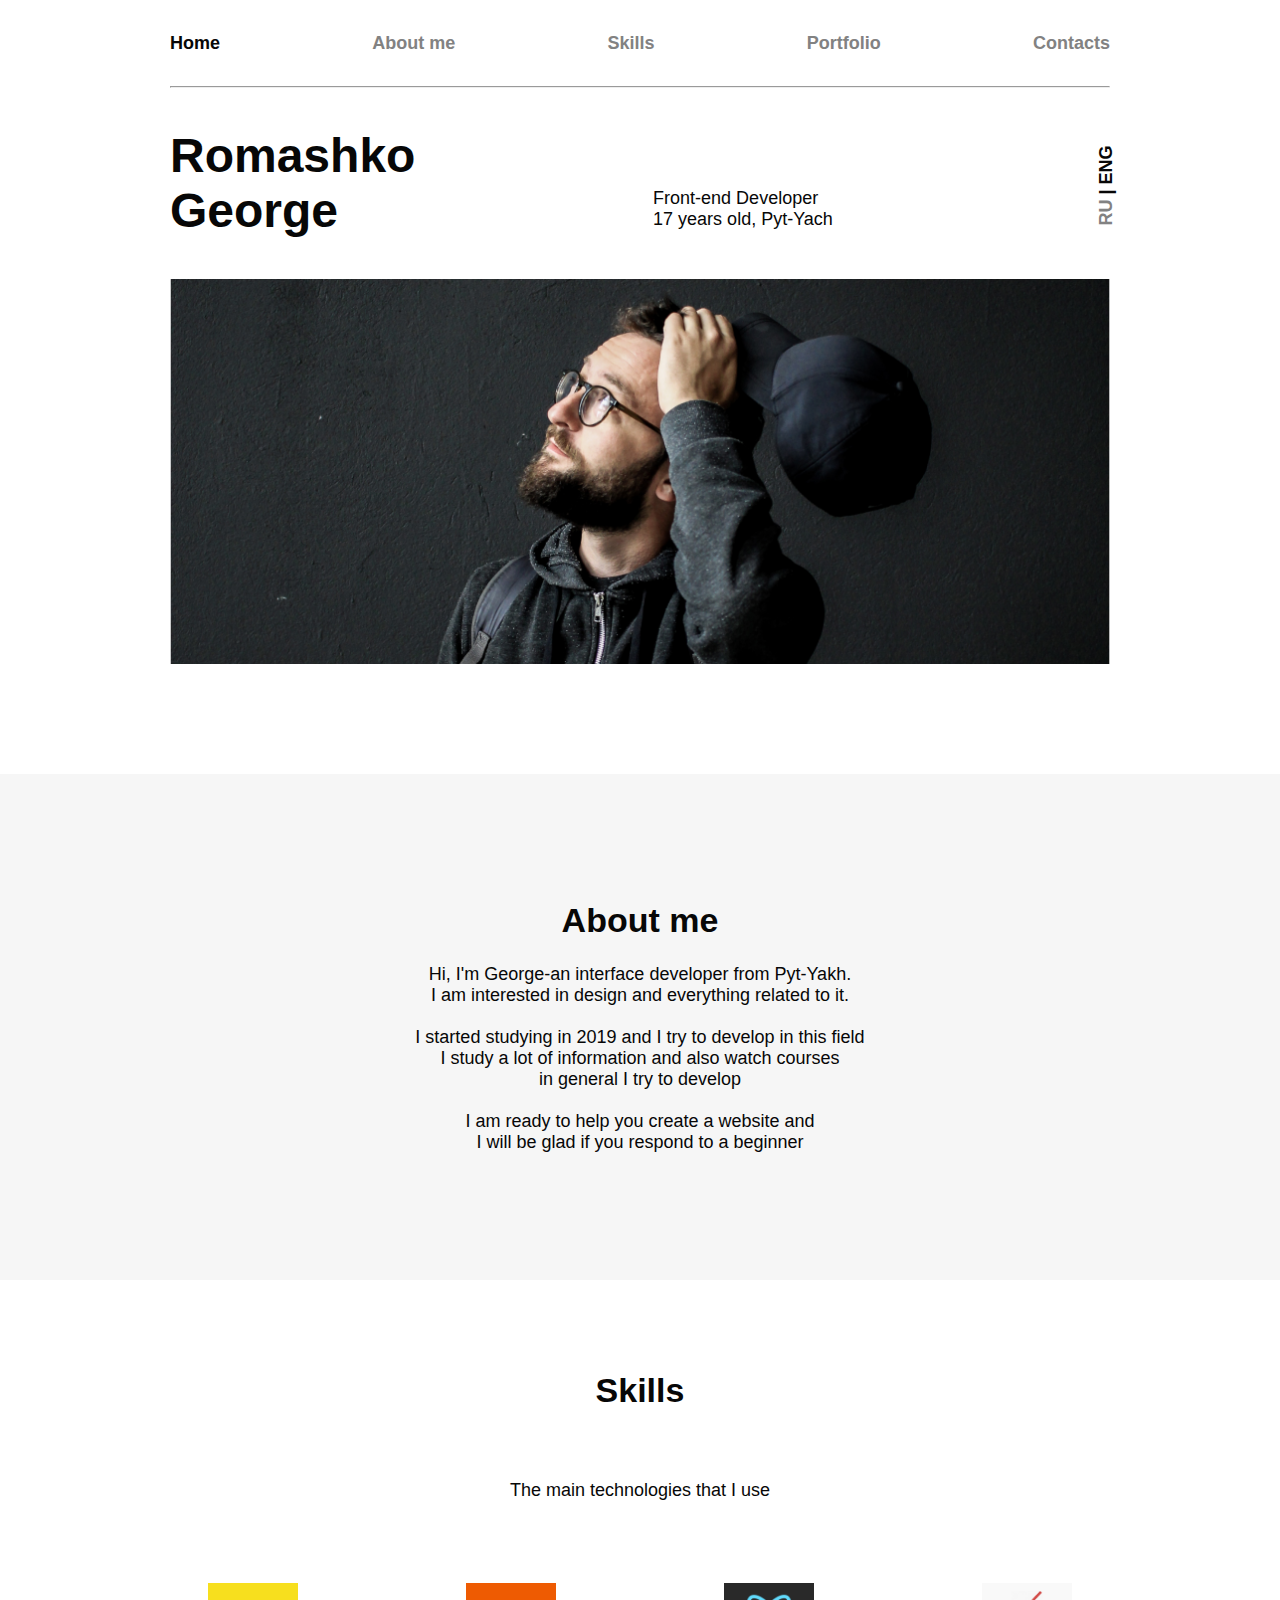
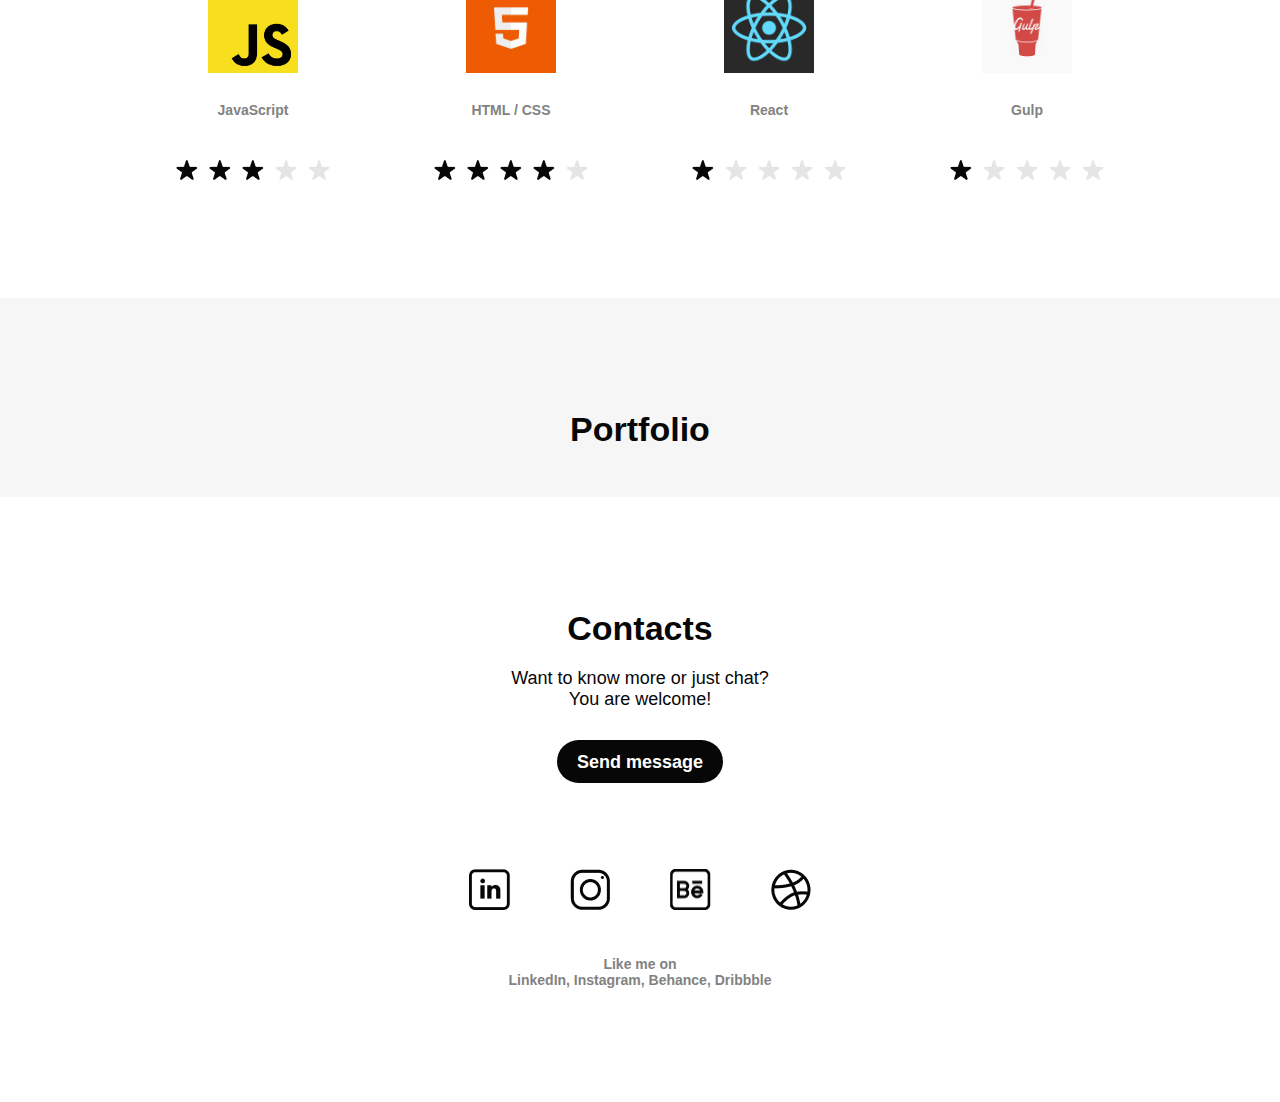
<file: index.html>
<!DOCTYPE html>
<html lang="en">
<head>
    <meta charset="UTF-8">
    <meta name="viewport" content="width=device-width; initial-scale=1.0">
    <title>Portfolio George Romashko | Front-end Developer</title>
    <link rel="stylesheet" href="style.css">
</head>
<body>
    <main class="page">
        <section class="main-section">
            <div class="burger-header"></div>
                <nav class="navbar">
                    <ul class="nav-list">
                        <li class="nav-list-item active-nav-item">Home</li>
                        <li class="nav-list-item">About me</li>
                        <li class="nav-list-item">Skills</li>
                        <li class="nav-list-item">Portfolio</li>
                        <li class="nav-list-item">Contacts</li>
                    </ul>
                </nav>
            <hr>
            <section class="main-info">
                <div class="main-text">
                    <h2 class="main-text-name">Romashko George</h2>
                    <p class="main-text-aboutme">Front-end Developer <br> 17 years old, Pyt-Yach</p>
                    <span class="main-ruanden"><a class="ru on" href="ruversion/index.html">RU</a> | <a class="eng" href="ruversion/index.html">ENG</a></span>
                </div>
                <img class="name-img" src="img/bg.png" alt="Личное фото">
            </section>
        </section>
    </main>
    <section class="aboutme-section">
        <h2 class="aboutme-title">About me</h2>
        <p class="aboutme-pharagraph">Hi, I'm George-an interface developer from Pyt-Yakh. <br>
            I am interested in design and everything related to it. <br> <br>

            I started studying in 2019 and I try to develop in this field <br>
            I study a lot of information and also watch courses <br> in general I try to develop <br> <br>

            I am ready to help you create a website and <br>
            I will be glad if you respond to a beginner</p>
    </section>
    <section class="skills-section">
        <section class="wrap">
            <h2 class="skills-title">Skills</h2>
            <p class="skills-downtitle">The main technologies that I use</p>
            <nav class="nav-skills">
                <ul class="list-skills">
                    <li class="list-skills-item">
                        <img class="skills-img" src="img/js.png" alt="PhotoShop">
                        <span class="skills-item-text">JavaScript</span>
                        <nav class="skills-star-list">
                            <img src="img/starb.png" alt="Звезда активная">
                            <img src="img/starb.png" alt="Звезда активная">
                            <img src="img/starb.png" alt="Звезда активная">
                            <img src="img/starw.png" alt="Звезда активная">
                            <img src="img/starw.png" alt="Звезда активная">
                        </nav>
                    </li>
                    <li class="list-skills-item">
                        <img class="skills-img" src="img/html.png" alt="PhotoShop">
                        <span class="skills-item-text">HTML / CSS</span>
                        <nav class="skills-star-list">
                            <img src="img/starb.png" alt="Звезда активная">
                            <img src="img/starb.png" alt="Звезда активная">
                            <img src="img/starb.png" alt="Звезда активная">
                            <img src="img/starb.png" alt="Звезда активная">
                            <img src="img/starw.png" alt="Звезда активная">
                        </nav>
                    </li>
                    <li class="list-skills-item">
                        <img class="skills-img" src="img/react.png" alt="PhotoShop">
                        <span class="skills-item-text">React</span>
                        <nav class="skills-star-list">
                            <img src="img/starb.png" alt="Звезда активная">
                            <img src="img/starw.png" alt="Звезда активная">
                            <img src="img/starw.png" alt="Звезда активная">
                            <img src="img/starw.png" alt="Звезда активная">
                            <img src="img/starw.png" alt="Звезда активная">
                        </nav>
                    </li>
                    <li class="list-skills-item">
                        <img class="skills-img" src="img/gulp.png" alt="PhotoShop">
                        <span class="skills-item-text">Gulp</span>
                        <nav class="skills-star-list">
                            <img src="img/starb.png" alt="Звезда активная">
                            <img src="img/starw.png" alt="Звезда активная">
                            <img src="img/starw.png" alt="Звезда активная">
                            <img src="img/starw.png" alt="Звезда активная">
                            <img src="img/starw.png" alt="Звезда активная">
                        </nav>
                    </li>
                </ul>
            </nav>
        </section>
    </section>
    <section class="portfolio-section">
        <section class="wrap">
            <h2 class="portfolio-title">Portfolio</h2>
<!--            <div class="portfolio-item">-->
<!--                <img class="portfolio-img" src="img/one.png" alt="Изображение">-->
<!--                <a class="portfolio-text" href="#">Online fashion store - Homepage</a>-->
<!--            </div>-->
<!--            <div class="portfolio-item">-->
<!--                <img class="portfolio-img" src="img/two.png" alt="Изображение">-->
<!--                <a class="portfolio-text" href="#">Braun Landing Page - Concept</a>-->
<!--            </div>-->
        </section>
    </section>
    <footer class="contact-section">
        <section class="wrap-contact">
            <h2 class="contact-title">Contacts</h2>
            <p class="contact-downtitle">Want to know more or just chat? <br> You are welcome!</p>
            <button class="contacts-btn">Send message</button>
            <nav class="footer-list">
                <img class="footer-list-item" src="img/in.png" alt="Изображение соц">
                <img class="footer-list-item" src="img/inst.png" alt="Изображение соц">
                <img class="footer-list-item" src="img/be.png" alt="Изображение соц">
                <img class="footer-list-item" src="img/dr.png" alt="Изображение соц">
            </nav>
            <p class="footer-downtext">Like me on <br> LinkedIn, Instagram, Behance, Dribbble</p>
        </section>
    </footer>
    <script src="script.js"></script>
</body>
</html>
</file>
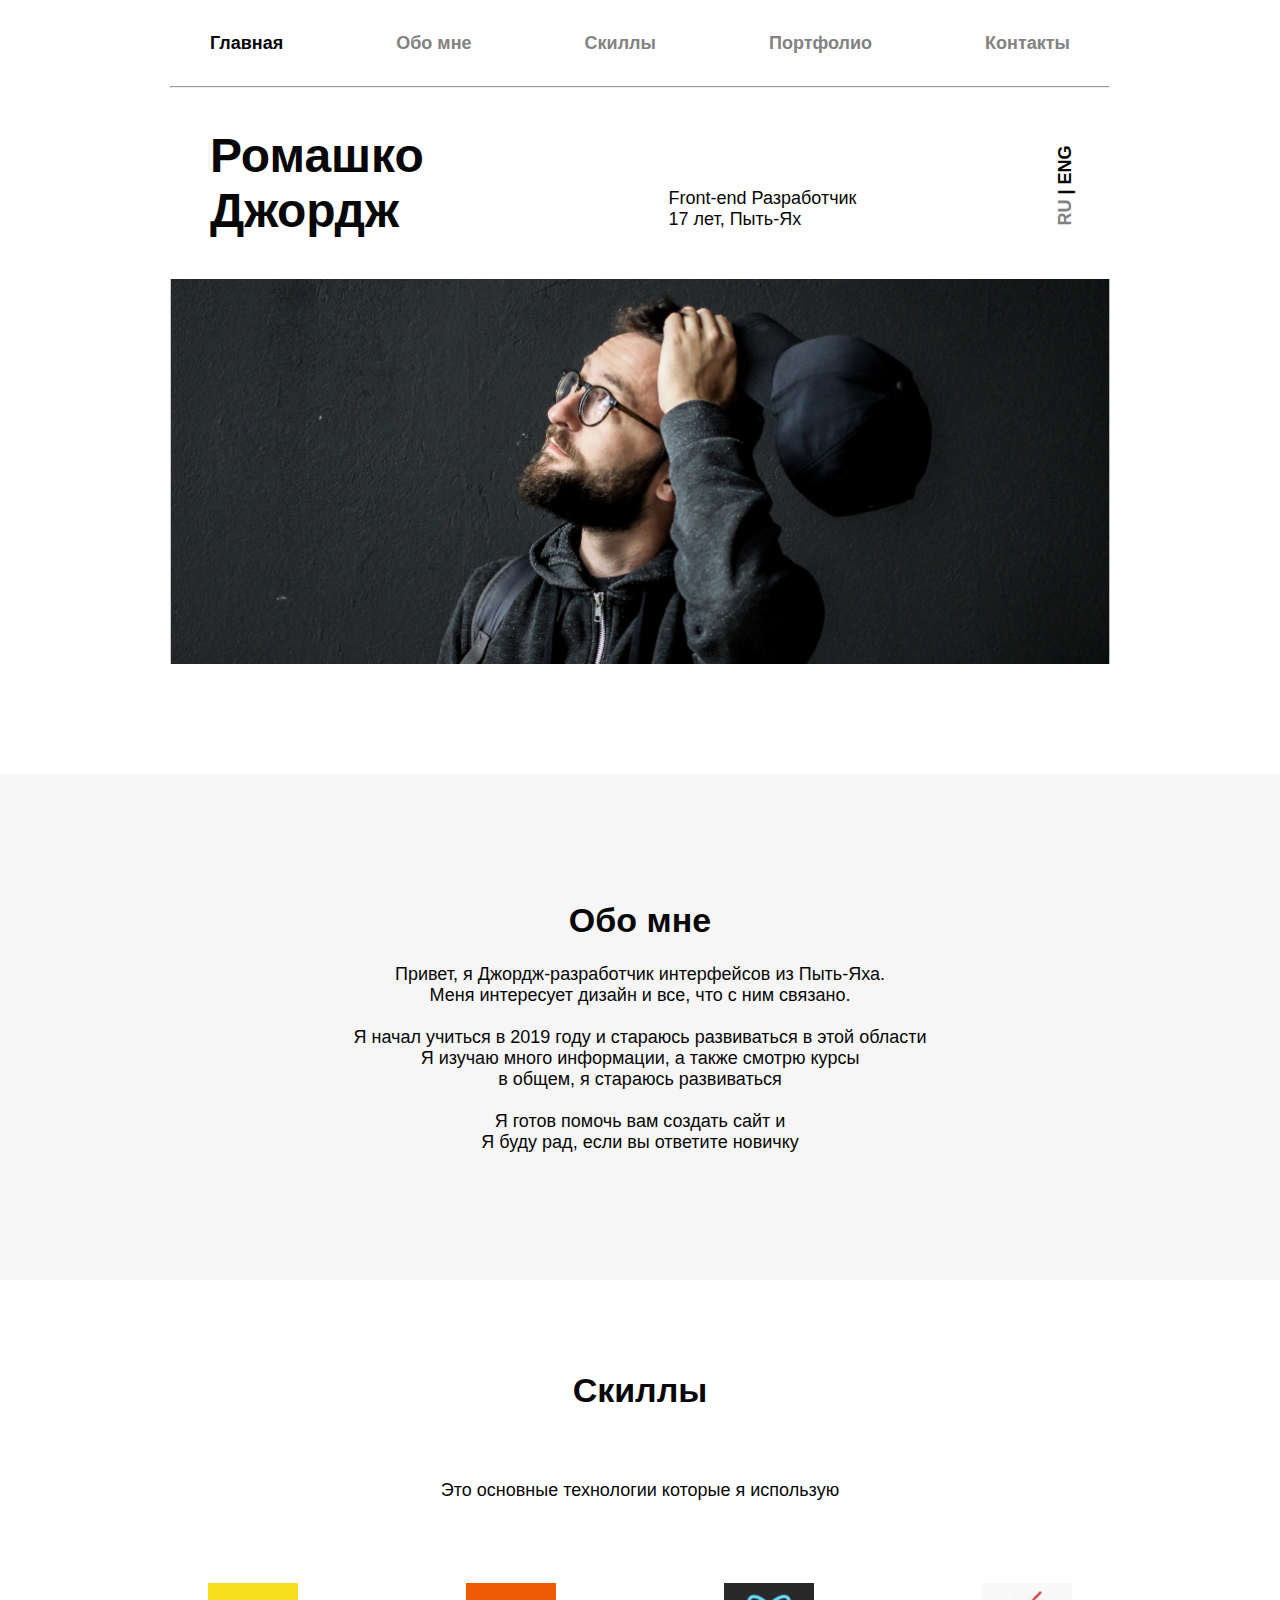
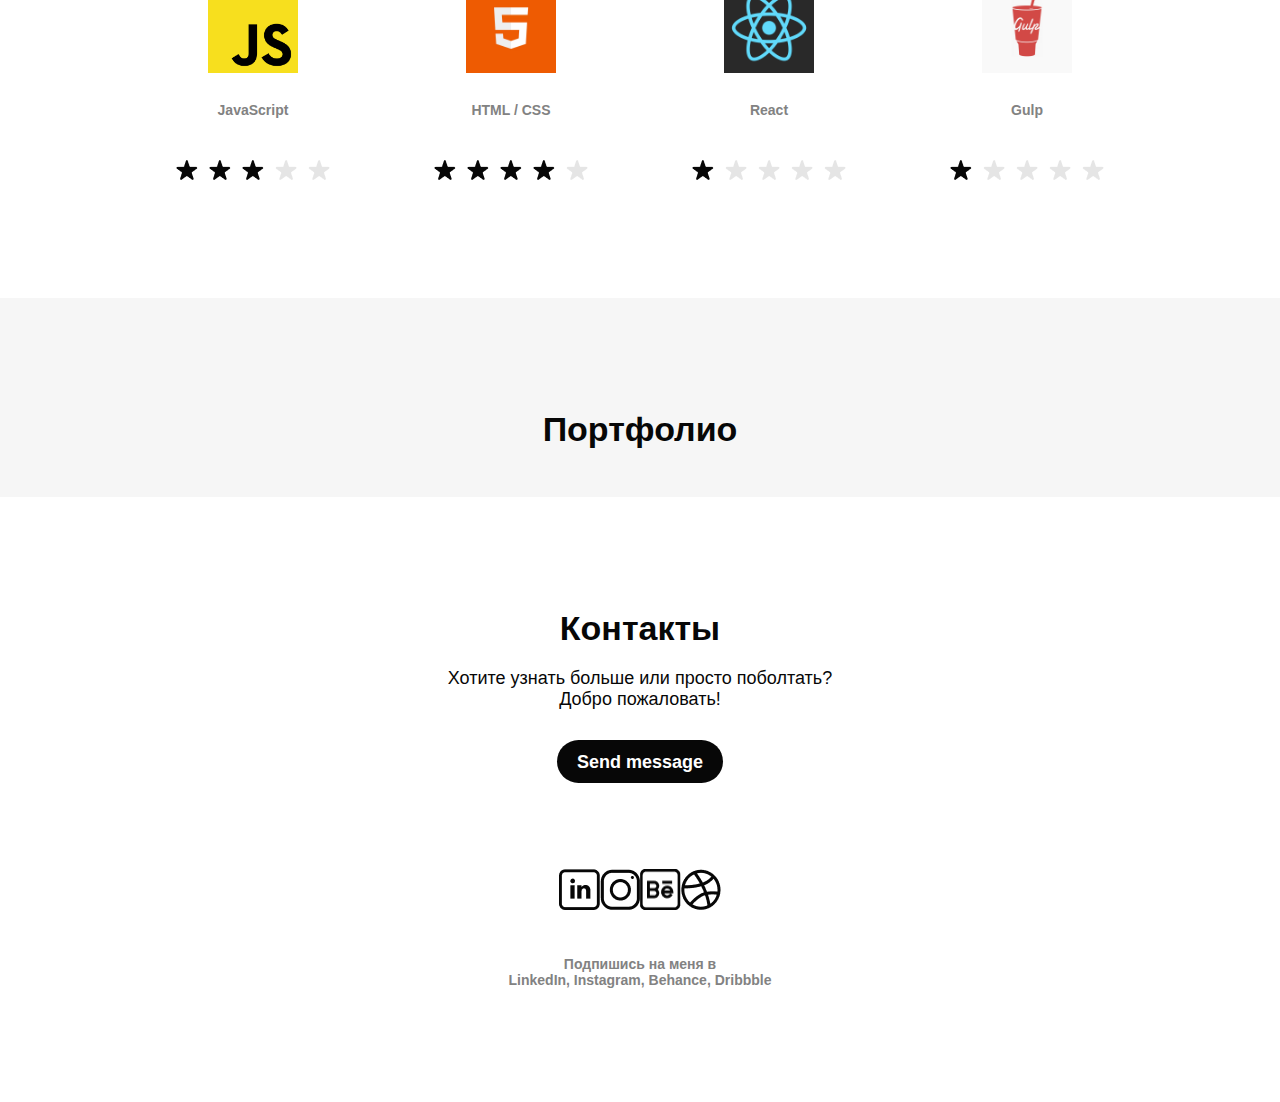
<file: ruversion/index.html>
<!DOCTYPE html>
<html lang="en">
<head>
    <meta charset="UTF-8">
    <meta name="viewport" content="width=device-width; initial-scale=1.0">
    <title>Portfolio George Romashko | Front-end Developer</title>
    <link rel="stylesheet" href="style.css">
</head>
<body>
    <main class="page">
        <section class="main-section">
            <div class="burger-header"></div>
                <nav class="navbar">
                    <ul class="nav-list">
                        <li class="nav-list-item active-nav-item">Главная</li>
                        <li class="nav-list-item">Обо мне</li>
                        <li class="nav-list-item">Скиллы</li>
                        <li class="nav-list-item">Портфолио</li>
                        <li class="nav-list-item">Контакты</li>
                    </ul>
                </nav>
            <hr>
            <section class="main-info">
                <div class="main-text">
                    <h2 class="main-text-name">Ромашко Джордж</h2>
                    <p class="main-text-aboutme">Front-end Разработчик <br> 17 лет, Пыть-Ях</p>
                    <span class="main-ruanden"><a class="ru on" href="../index.html">RU</a> | <a class="eng" href="../index.html">ENG</a></span>
                </div>
                <img class="name-img" src="../img/bg.png" alt="Личное фото">
            </section>
        </section>
    </main>
    <section class="aboutme-section">
        <h2 class="aboutme-title">Обо мне</h2>
        <p class="aboutme-pharagraph">Привет, я Джордж-разработчик интерфейсов из Пыть-Яха. <br>
            Меня интересует дизайн и все, что с ним связано. <br> <br>

            Я начал учиться в 2019 году и стараюсь развиваться в этой области <br>
            Я изучаю много информации, а также смотрю курсы <br> в общем, я стараюсь развиваться <br> <br>

            Я готов помочь вам создать сайт и <br>
            Я буду рад, если вы ответите новичку</p>
    </section>
    <section class="skills-section">
        <section class="wrap">
            <h2 class="skills-title">Скиллы</h2>
            <p class="skills-downtitle">Это основные технологии которые я использую</p>
            <nav class="nav-skills">
                <ul class="list-skills">
                    <li class="list-skills-item">
                        <img class="skills-img" src="../img/js.png" alt="PhotoShop">
                        <span class="skills-item-text">JavaScript</span>
                        <nav class="skills-star-list">
                            <img src="../img/starb.png" alt="Звезда активная">
                            <img src="../img/starb.png" alt="Звезда активная">
                            <img src="../img/starb.png" alt="Звезда активная">
                            <img src="../img/starw.png" alt="Звезда активная">
                            <img src="../img/starw.png" alt="Звезда активная">
                        </nav>
                    </li>
                    <li class="list-skills-item">
                        <img class="skills-img" src="../img/html.png" alt="PhotoShop">
                        <span class="skills-item-text">HTML / CSS</span>
                        <nav class="skills-star-list">
                            <img src="../img/starb.png" alt="Звезда активная">
                            <img src="../img/starb.png" alt="Звезда активная">
                            <img src="../img/starb.png" alt="Звезда активная">
                            <img src="../img/starb.png" alt="Звезда активная">
                            <img src="../img/starw.png" alt="Звезда активная">
                        </nav>
                    </li>
                    <li class="list-skills-item">
                        <img class="skills-img" src="../img/react.png" alt="PhotoShop">
                        <span class="skills-item-text">React</span>
                        <nav class="skills-star-list">
                            <img src="../img/starb.png" alt="Звезда активная">
                            <img src="../img/starw.png" alt="Звезда активная">
                            <img src="../img/starw.png" alt="Звезда активная">
                            <img src="../img/starw.png" alt="Звезда активная">
                            <img src="../img/starw.png" alt="Звезда активная">
                        </nav>
                    </li>
                    <li class="list-skills-item">
                        <img class="skills-img" src="../img/gulp.png" alt="PhotoShop">
                        <span class="skills-item-text">Gulp</span>
                        <nav class="skills-star-list">
                            <img src="../img/starb.png" alt="Звезда активная">
                            <img src="../img/starw.png" alt="Звезда активная">
                            <img src="../img/starw.png" alt="Звезда активная">
                            <img src="../img/starw.png" alt="Звезда активная">
                            <img src="../img/starw.png" alt="Звезда активная">
                        </nav>
                    </li>
                </ul>
            </nav>
        </section>
    </section>
    <section class="portfolio-section">
        <section class="wrap">
            <h2 class="portfolio-title">Портфолио</h2>
<!--            <div class="portfolio-item">-->
<!--                <img class="portfolio-img" src="img/one.png" alt="Изображение">-->
<!--                <a class="portfolio-text" href="#">Online fashion store - Homepage</a>-->
<!--            </div>-->
<!--            <div class="portfolio-item">-->
<!--                <img class="portfolio-img" src="img/two.png" alt="Изображение">-->
<!--                <a class="portfolio-text" href="#">Braun Landing Page - Concept</a>-->
<!--            </div>-->
        </section>
    </section>
    <footer class="contact-section">
        <section class="wrap-contact">
            <h2 class="contact-title">Контакты</h2>
            <p class="contact-downtitle">Хотите узнать больше или просто поболтать? <br> Добро пожаловать!</p>
            <button class="contacts-btn">Send message</button>
            <nav class="footer-list">
                <img class="footer-list-item" src="../img/in.png" alt="Изображение соц">
                <img class="footer-list-item" src="../img/inst.png" alt="Изображение соц">
                <img class="footer-list-item" src="../img/be.png" alt="Изображение соц">
                <img class="footer-list-item" src="../img/dr.png" alt="Изображение соц">
            </nav>
            <p class="footer-downtext">Подпишись на меня в <br> LinkedIn, Instagram, Behance, Dribbble</p>
        </section>
    </footer>
    <script src="script.js"></script>
</body>
</html>
</file>
<file: style.css>
* {
  font-family: "Gilroy-Bold", sans-serif;
  font-size: 18px;
  margin: 0;
  padding: 0;
  color: #070707;
  font-weight: bold;
}

a {
  text-decoration: none;
}

.page {
  width: 100%;
  height: auto;
  display: flex;
  justify-content: center;
}

.main-section {
  width: 940px;
  height: auto;
}

.navbar {
  margin: 33px 0 32px 0;
}

.nav-list {
  display: flex;
  flex-direction: row;
  justify-content: space-between;
}

.nav-list-item {
  list-style-type: none;
  color: #828282;
  cursor: pointer;
}

.active-nav-item {
  color: #070707;
}

.main-text {
  display: flex;
  justify-content: space-between;
  margin: 40px 0 40px 0;
  align-items: flex-end;
}

.main-text-name {
  width: 250px;
  font-size: 48px;
}

.main-text-aboutme {
  font-family: "Gilroy-Medium", sans-serif;
  font-weight: 500;
  margin-bottom: 8px;
}

.main-ruanden {
  margin-bottom: 42px;
  margin-right: -36px;
  transform: rotate(-90deg);
}

.ru {
  color: #828282;
}

.name-img {
  margin-bottom: 105px;
  width: 100%;
}

.aboutme-section {
  display: flex;
  justify-content: center;
  flex-direction: column;
  text-align: center;
  width: 100%;
  height: 506px;
  background-color: #f6f6f6;
}

.aboutme-title {
  font-size: 34px;
  margin-bottom: 24px;
}

.aboutme-pharagraph {
  font-size: 18px;
  font-weight: 500;
}

.skills-section {
  display: flex;
  justify-content: center;
}

.wrap {
  width: 940px;
}

.skills-title {
  display: flex;
  justify-content: center;
  font-size: 34px;
  margin: 91px 0 70px 0;
}

.skills-downtitle {
  display: flex;
  justify-content: center;
  font-weight: 500;
}

.nav-skills {
  margin: 82px 0 110px 0;
}

.list-skills {
  display: flex;
  justify-content: space-between;
}

.list-skills-item {
  display: flex;
  flex-direction: column;
  align-items: center;
  justify-content: space-between;
  width: 166px;
  height: 205px;
}

.skills-item-text {
  text-align: center;
  font-size: 14px;
  margin-bottom: 10px;
  color: #828282;
}

.skills-star-list img {
  margin: 3px;
}

.skills-img {
  width: 90px;
}

.skills-img-fig {
  width: 58px;
}

.portfolio-section {
  display: flex;
  justify-content: center;
  background-color: #f6f6f6;
}

.portfolio-title {
  display: flex;
  justify-content: center;
  font-size: 34px;
  margin: 112px 0 48px 0;
}

.portfolio-item {
  display: flex;
  flex-direction: column;
  align-items: center;
}

.portfolio-text {
  margin: 44px 0 100px 0;
  text-decoration: underline;
  font-weight: 500;
}

.portfolio-img {
  width: 100%;
}

.contact-section {
  display: flex;
  justify-content: center;
}

.wrap-contact {
  display: flex;
  flex-direction: column;
  align-items: center;
  text-align: center;
}

.contact-title {
  display: flex;
  justify-content: center;
  font-size: 34px;
  margin: 112px 0 20px 0;
}

.contact-downtitle {
  font-size: 18px;
  font-weight: 500;
  margin-bottom: 30px;
}

.contacts-btn {
  background-color: #070707;
  border: 0;
  color: white;
  padding: 12px 20px 10px 20px;
  border-radius: 50px;
  cursor: pointer;
}

.footer-list {
  width: 342px;
  display: flex;
  justify-content: space-between;
  margin: 86px 0 46px 0;
}

.footer-downtext {
  color: #828282;
  font-size: 14px;
  margin-bottom: 114px;
}

@media (max-width: 768px) {
  .list-skills {
    display: flex;
    flex-wrap: wrap;
    justify-content: space-around;
    align-content: space-around;
  }

  .list-skills-item {
    margin-bottom: 60px;
  }

  .main-text {
    justify-content: flex-start;
    align-content: flex-start;
    flex-direction: column;
    display: flex;
    align-items: flex-start;
    margin-left: 36px;
  }

  .main-ruanden {
    position: relative;
    align-self: flex-end;
    margin-bottom: 42px;
    margin-right: 10px;
    bottom: 32px;
    transform: rotate(-90deg);
  }

  .main-text-aboutme {
    position: relative;
    top: 30px;
  }
}
@media (max-width: 500px) {
  .nav-list {
    flex-direction: column;
    align-items: center;
  }

  .nav-list-item {
    margin-bottom: 12px;
  }
}

/*# sourceMappingURL=style.css.map */
</file>
<file: ruversion/style.css>
* {
  font-family: "Gilroy-Bold", sans-serif;
  font-size: 18px;
  margin: 0;
  padding: 0;
  color: #070707;
  font-weight: bold;
}

a {
  text-decoration: none;
}

.page {
  width: 100%;
  height: auto;
  display: flex;
  justify-content: center;
}

.main-section {
  width: 940px;
  height: auto;
}

.navbar {
  margin: 33px 0 32px 0;
}

.nav-list {
  display: flex;
  flex-direction: row;
  justify-content: space-between;
  margin-left: 40px;
  margin-right: 40px;
}

.nav-list-item {
  list-style-type: none;
  color: #828282;
  cursor: pointer;
}

.active-nav-item {
  color: #070707;
}

.main-text {
  display: flex;
  justify-content: space-between;
  margin: 40px 0 40px 0;
  align-items: flex-end;
}

.main-text-name {
  width: 250px;
  font-size: 48px;
  margin-left: 40px;
}

.main-text-aboutme {
  font-family: "Gilroy-Medium", sans-serif;
  font-weight: 500;
  margin-bottom: 8px;
  margin-left: 40px;
}

.main-ruanden {
  margin-bottom: 42px;
  margin-right: 5px;
  transform: rotate(-90deg);
}

.ru {
  transition: 300ms;
}

.eng {
  transition: 300ms;
}

.on {
  color: #828282;
  transition: 300ms;
}

.name-img {
  margin-bottom: 105px;
  width: 100%;
}

.aboutme-section {
  display: flex;
  justify-content: center;
  flex-direction: column;
  text-align: center;
  width: 100%;
  height: 506px;
  background-color: #f6f6f6;
}

.aboutme-title {
  font-size: 34px;
  margin-bottom: 24px;
}

.aboutme-pharagraph {
  font-size: 18px;
  font-weight: 500;
  margin: 0 20px 0 20px;
}

.skills-section {
  display: flex;
  justify-content: center;
}

.wrap {
  width: 940px;
}

.skills-title {
  display: flex;
  justify-content: center;
  font-size: 34px;
  margin: 91px 0 70px 0;
}

.skills-downtitle {
  display: flex;
  justify-content: center;
  font-weight: 500;
}

.nav-skills {
  margin: 82px 0 110px 0;
}

.list-skills {
  display: flex;
  justify-content: space-between;
}

.list-skills-item {
  display: flex;
  flex-direction: column;
  align-items: center;
  justify-content: space-between;
  width: 166px;
  height: 205px;
}

.skills-item-text {
  text-align: center;
  font-size: 14px;
  margin-bottom: 10px;
  color: #828282;
}

.skills-star-list img {
  margin: 3px;
}

.skills-img {
  width: 90px;
}

.skills-img-fig {
  width: 58px;
}

.portfolio-section {
  display: flex;
  justify-content: center;
  background-color: #f6f6f6;
}

.portfolio-title {
  display: flex;
  justify-content: center;
  font-size: 34px;
  margin: 112px 0 48px 0;
}

.portfolio-item {
  display: flex;
  flex-direction: column;
  align-items: center;
}

.portfolio-text {
  margin: 44px 0 100px 0;
  text-decoration: underline;
  font-weight: 500;
}

.portfolio-img {
  width: 100%;
}

.contact-section {
  display: flex;
  justify-content: center;
}

.wrap-contact {
  display: flex;
  flex-direction: column;
  align-items: center;
  text-align: center;
}

.contact-title {
  display: flex;
  justify-content: center;
  font-size: 34px;
  margin: 112px 0 20px 0;
}

.contact-downtitle {
  font-size: 18px;
  font-weight: 500;
  margin-bottom: 30px;
}

.contacts-btn {
  background-color: #070707;
  border: 0;
  color: white;
  padding: 12px 20px 10px 20px;
  border-radius: 50px;
  cursor: pointer;
}

.footer-list {
  max-width: 342px;
  display: flex;
  justify-content: space-between;
  margin: 86px 0 46px 0;
}

.footer-downtext {
  color: #828282;
  font-size: 14px;
  margin-bottom: 114px;
}

.burger-header {
  display: none;
  position: absolute;
  top: 52px;
  left: auto;
  width: 40px;
  height: 3px;
  background-color: #070707;
}

.burger-header::before {
  content: "";
  position: absolute;
  width: 40px;
  top: 15px;
  height: 3px;
  background-color: #070707;
  transition: top 300ms 300ms, transform 300ms cubic-bezier(0.23, 1, 0.32, 1);
}

.burger-header::after {
  content: "";
  position: absolute;
  width: 40px;
  bottom: 15px;
  height: 3px;
  background-color: #070707;
  transition: bottom 300ms 300ms, transform 300ms cubic-bezier(0.23, 1, 0.32, 1);
}

.burger-header.active:before {
  content: "";
  top: 0px;
  transform: rotate(45deg);
  transition: top 300ms, transform 300ms 300ms cubic-bezier(0.68, -0.55, 0.265, 1.55);
}

.burger-header.active:after {
  content: "";
  bottom: 0;
  transform: rotate(-45deg);
  transition: bottom 300ms, transform 300ms 300ms cubic-bezier(0.68, -0.55, 0.265, 1.55);
}

.burger-header.active {
  background: rgba(255, 255, 255, 0);
}

@media (max-width: 768px) {
  .burger-header {
    display: inline-block;
    left: auto;
    right: 40px;
  }

  .navbar {
    height: 40px;
  }

  .nav-list {
    display: none;
  }

  .list-skills {
    display: flex;
    flex-wrap: wrap;
    justify-content: space-around;
    align-content: space-around;
  }

  .main-text-name {
    margin-left: 0;
  }

  .main-text-aboutme {
    margin-left: 0;
  }

  .list-skills-item {
    margin-bottom: 60px;
  }

  .main-text {
    justify-content: flex-start;
    align-content: flex-start;
    flex-direction: column;
    display: flex;
    align-items: flex-start;
    margin-left: 36px;
  }

  .main-ruanden {
    position: relative;
    align-self: flex-end;
    margin-bottom: 42px;
    margin-right: 10px;
    bottom: 32px;
    transform: rotate(-90deg);
  }

  .main-text-aboutme {
    position: relative;
    top: 30px;
  }
}
@media (max-width: 500px) {
  .nav-list {
    flex-direction: column;
    align-items: center;
  }

  .nav-list-item {
    margin-bottom: 12px;
  }
}
.open {
  display: block;
  height: 290px;
}
.open .nav-list-item {
  text-align: center;
  margin-bottom: 20px;
  font-size: 36px;
}

/*# sourceMappingURL=style.css.map */
</file>
